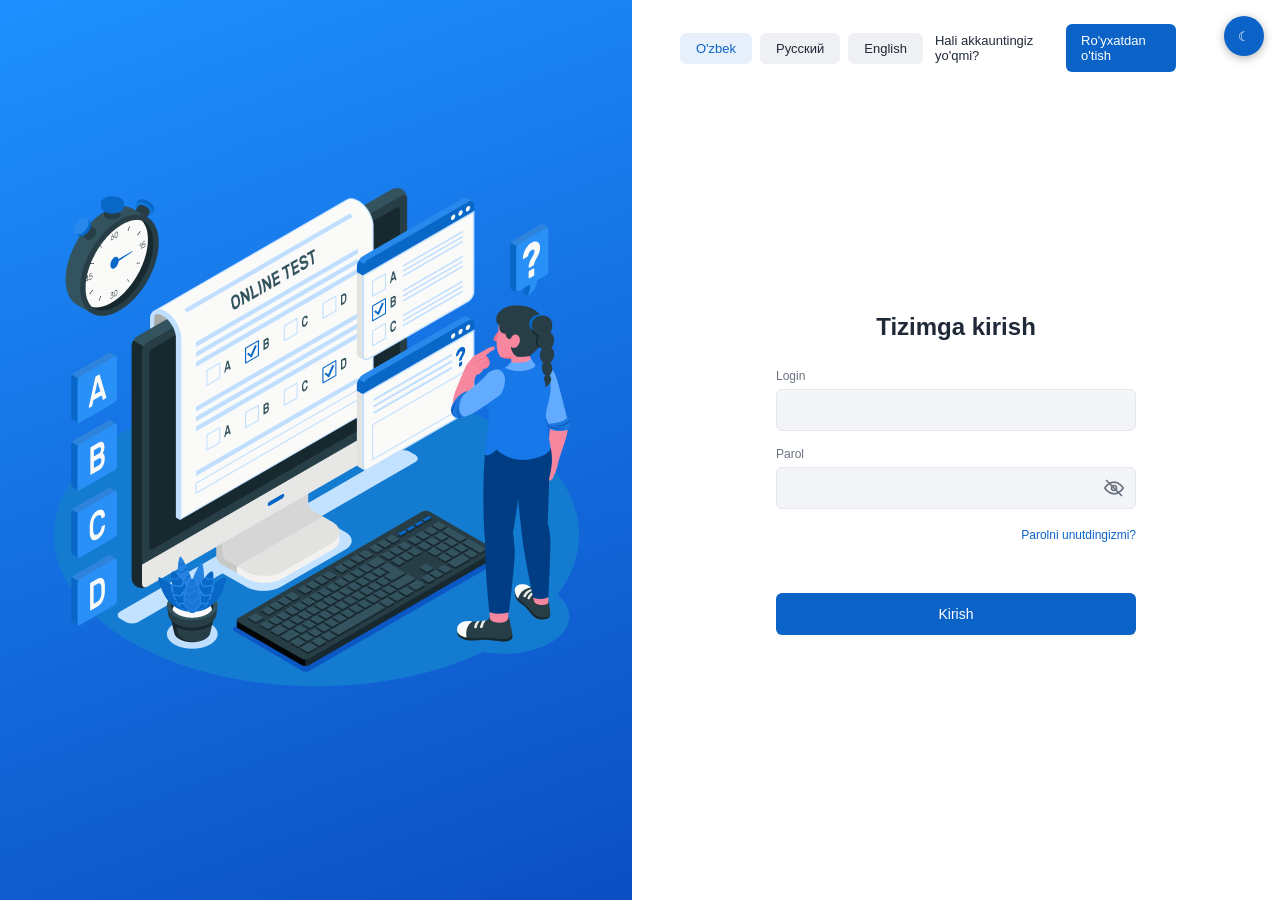
<file: src/main/resources/static/index.html>
<!DOCTYPE html>
<html lang="uz">
<head>
    <meta charset="UTF-8">
    <meta name="viewport" content="width=device-width, initial-scale=1.0">
    <title data-i18n="loginTitle">Tizimga kirish</title>
    <link rel="stylesheet" href="css/style.css">
    <script src="js/theme.js"></script>
</head>
<body>
<div class="auth-page">
    <div class="auth-left">
        <img src="img/auth-illustration.png" alt="">
    </div>

    <div class="auth-right">
        <div class="auth-top">
            <div class="lang-tabs" id="langTabs"></div>
            <span data-i18n="noAccount">Hali akkauntingiz yo'qmi?</span>
            <a href="register.html" class="btn btn-primary btn-small" data-i18n="register">Ro'yxatdan o'tish</a>
        </div>

        <div class="auth-form-wrap">
            <form class="auth-form" id="loginForm">
                <h1 data-i18n="loginTitle">Tizimga kirish</h1>

                <div class="field">
                    <label for="login" data-i18n="login">Login</label>
                    <input type="text" id="login" autocomplete="username">
                </div>

                <div class="field">
                    <label for="password" data-i18n="password">Parol</label>
                    <div class="password-wrap">
                        <input type="password" id="password" autocomplete="current-password">
                        <button type="button" class="eye" id="togglePassword">
                            <svg class="icon-on" viewBox="0 0 24 24">
                                <path d="M1 12s4-7 11-7 11 7 11 7-4 7-11 7S1 12 1 12z"/>
                                <circle cx="12" cy="12" r="3"/>
                            </svg>
                            <svg class="icon-off" viewBox="0 0 24 24">
                                <path d="M1 12s4-7 11-7 11 7 11 7-4 7-11 7S1 12 1 12z"/>
                                <circle cx="12" cy="12" r="3"/>
                                <line x1="3" y1="3" x2="21" y2="21"/>
                            </svg>
                        </button>
                    </div>
                </div>

                <div class="row-right">
                    <a href="forgot.html" class="link" data-i18n="forgotLink">Parolni unutdingizmi?</a>
                </div>

                <div class="error-text" id="error"></div>

                <button type="submit" class="btn btn-primary btn-block" id="submitBtn" data-i18n="signIn">Kirish</button>
            </form>
        </div>
    </div>
</div>

<script src="js/api.js"></script>
<script src="js/i18n.js"></script>
<script src="js/login.js"></script>
</body>
</html>
</file>
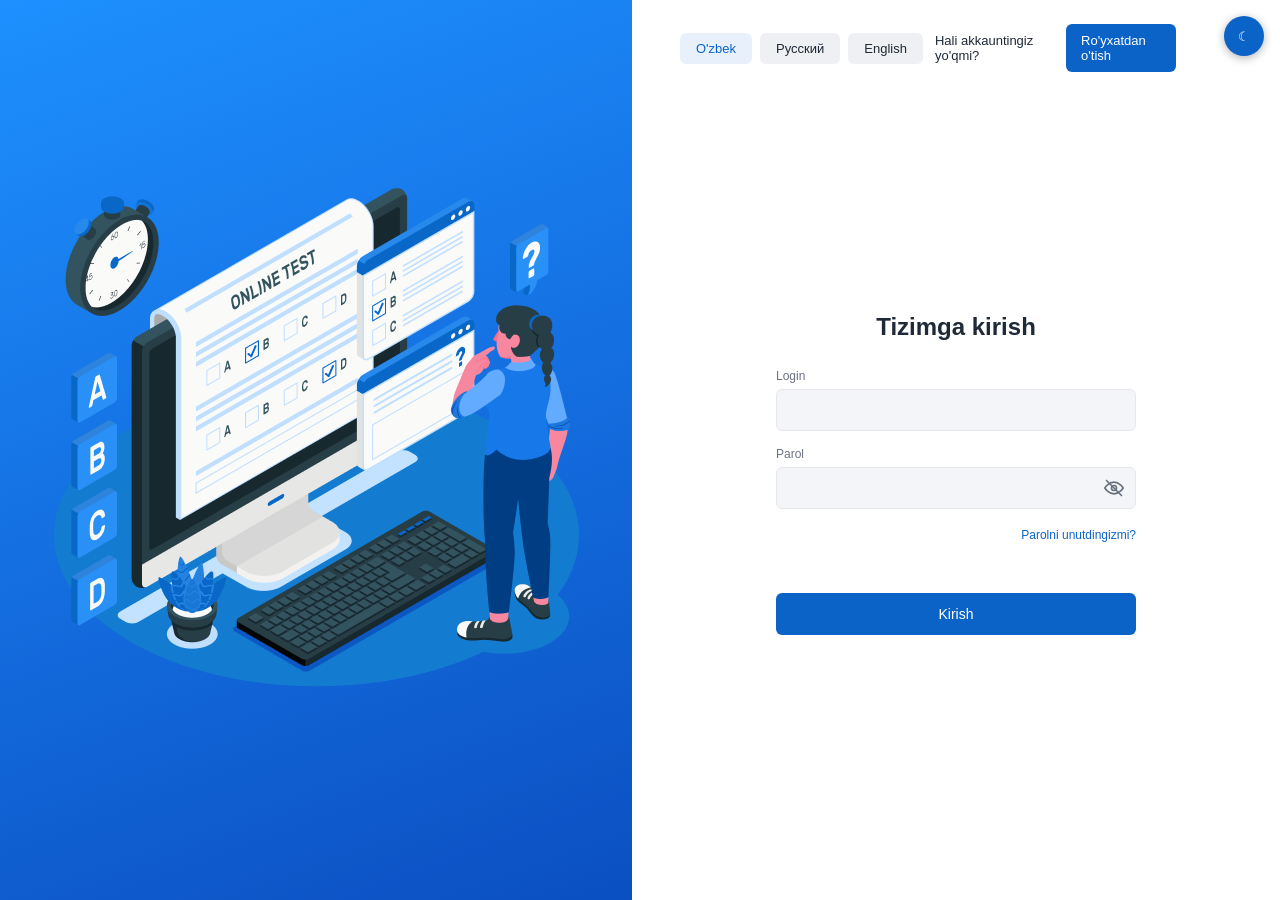
<file: src/main/resources/static/admin-categories.html>
<!DOCTYPE html>
<html lang="uz">
<head>
    <meta charset="UTF-8">
    <meta name="viewport" content="width=device-width, initial-scale=1.0">
    <title>Kategoriyalar</title>
    <link rel="stylesheet" href="css/style.css">
    <script src="js/theme.js"></script>
</head>
<body>
<div class="app">
    <aside class="sidebar" id="sidebar"></aside>

    <main class="content">
        <h1 class="page-title">Kategoriyalar</h1>

        <form class="panel" id="categoryForm">
            <h3 id="formTitle">Yangi kategoriya qo'shish</h3>
            <div class="profile-grid">
                <div class="field">
                    <label for="nameUz">Nomi (O'zbek)</label>
                    <input type="text" id="nameUz">
                </div>
                <div class="field">
                    <label for="nameRu">Nomi (Русский)</label>
                    <input type="text" id="nameRu">
                </div>
                <div class="field">
                    <label for="nameEn">Nomi (English)</label>
                    <input type="text" id="nameEn">
                </div>
            </div>

            <div class="error-text" id="error"></div>
            <div class="success-text" id="success"></div>

            <div class="profile-actions">
                <button type="submit" class="btn btn-primary" id="saveBtn">Saqlash</button>
                <button type="button" class="btn btn-outline hidden" id="cancelBtn">Bekor qilish</button>
            </div>
        </form>

        <div class="table-wrap">
            <table class="results-table">
                <thead>
                <tr>
                    <th>ID</th>
                    <th>Nomi (uz)</th>
                    <th>Nomi (ru)</th>
                    <th>Nomi (en)</th>
                    <th>Testlar soni</th>
                    <th></th>
                </tr>
                </thead>
                <tbody id="rows"></tbody>
            </table>
        </div>
    </main>
</div>

<script src="js/api.js"></script>
<script src="js/admin-layout.js"></script>
<script src="js/admin-categories.js"></script>
</body>
</html>
</file>
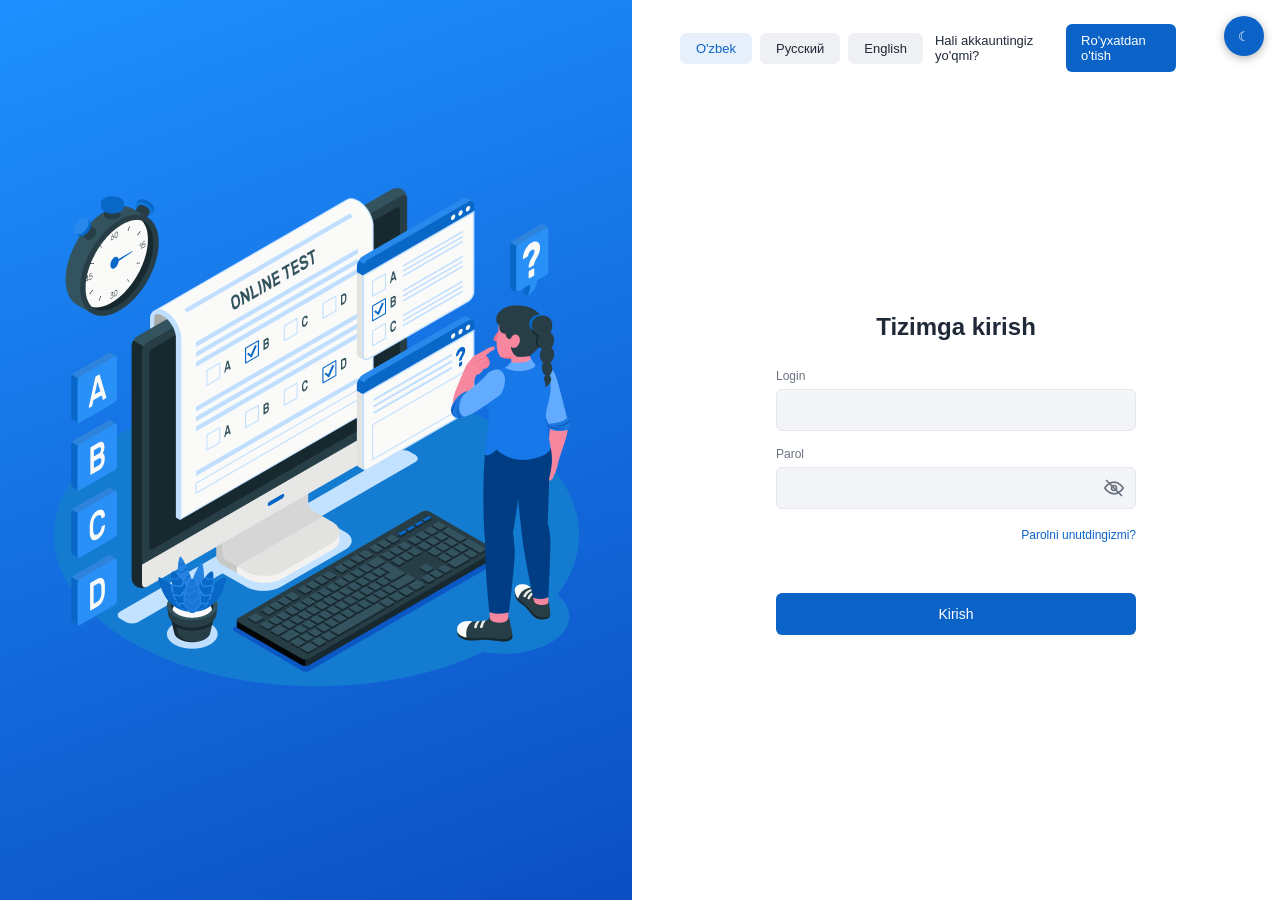
<file: src/main/resources/static/admin-questions.html>
<!DOCTYPE html>
<html lang="uz">
<head>
    <meta charset="UTF-8">
    <meta name="viewport" content="width=device-width, initial-scale=1.0">
    <title>Savollar</title>
    <link rel="stylesheet" href="css/style.css">
    <script src="js/theme.js"></script>
</head>
<body>
<div class="app">
    <aside class="sidebar" id="sidebar"></aside>

    <main class="content">
        <h1 class="page-title">Savollar</h1>

        <div class="toolbar">
            <div class="field">
                <label for="subjectSelect">Fan</label>
                <select id="subjectSelect"></select>
            </div>
            <div class="field">
                <label for="langSelect">Til</label>
                <select id="langSelect">
                    <option value="uz">O'zbek</option>
                    <option value="ru">Русский</option>
                    <option value="en">English</option>
                </select>
            </div>
            <button type="button" class="btn btn-primary" id="newBtn">+ Savol qo'shish</button>
        </div>

        <div class="error-text" id="error"></div>
        <div class="success-text" id="success"></div>

        <form class="panel hidden" id="questionForm">
            <h3 id="formTitle">Yangi savol</h3>

            <div class="field">
                <label for="text">Savol matni</label>
                <textarea id="text"></textarea>
            </div>

            <div class="field">
                <label for="imageUrl">Rasm manzili (ixtiyoriy)</label>
                <input type="text" id="imageUrl">
            </div>

            <p class="hint" style="text-align:left;margin:0 0 10px;">
                Variantlarni yozing va to'g'ri javobni belgilang
            </p>
            <div id="optionRows"></div>

            <div class="error-text" id="formError"></div>

            <div class="profile-actions">
                <button type="submit" class="btn btn-primary" id="saveBtn">Saqlash</button>
                <button type="button" class="btn btn-outline" id="cancelBtn">Bekor qilish</button>
            </div>
        </form>

        <div id="list"></div>
        <p class="empty-text hidden" id="empty">Bu fan va tilda savollar yo'q</p>
    </main>
</div>

<script src="js/api.js"></script>
<script src="js/admin-layout.js"></script>
<script src="js/admin-questions.js"></script>
</body>
</html>
</file>
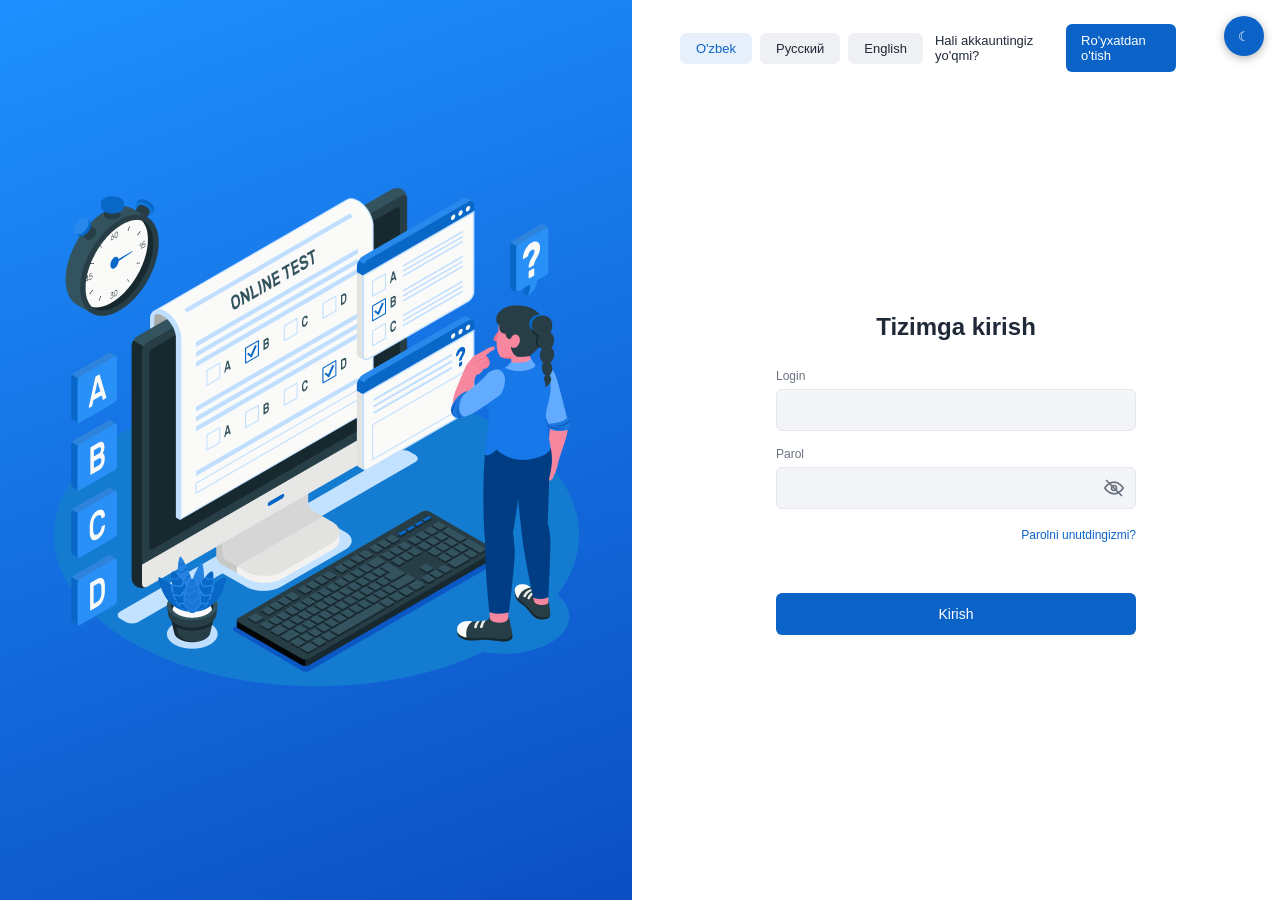
<file: src/main/resources/static/admin-subjects.html>
<!DOCTYPE html>
<html lang="uz">
<head>
    <meta charset="UTF-8">
    <meta name="viewport" content="width=device-width, initial-scale=1.0">
    <title>Fanlar</title>
    <link rel="stylesheet" href="css/style.css">
    <script src="js/theme.js"></script>
</head>
<body>
<div class="app">
    <aside class="sidebar" id="sidebar"></aside>

    <main class="content">
        <h1 class="page-title">Fanlar</h1>

        <form class="panel" id="subjectForm">
            <h3 id="formTitle">Yangi fan qo'shish</h3>
            <div class="profile-grid">
                <div class="field">
                    <label for="nameUz">Nomi (O'zbek)</label>
                    <input type="text" id="nameUz">
                </div>
                <div class="field">
                    <label for="nameRu">Nomi (Русский)</label>
                    <input type="text" id="nameRu">
                </div>
                <div class="field">
                    <label for="nameEn">Nomi (English)</label>
                    <input type="text" id="nameEn">
                </div>
                <div class="field">
                    <label for="durationMinutes">Test vaqti (daqiqa)</label>
                    <input type="number" id="durationMinutes" min="1">
                </div>
                <div class="field">
                    <label for="questionCount">Testdagi savollar soni</label>
                    <input type="number" id="questionCount" min="1">
                </div>
                <div class="field">
                    <label for="passPercent">O'tish foizi (%)</label>
                    <input type="number" id="passPercent" min="1" max="100">
                </div>
                <div class="field">
                    <label for="categoryId">Kategoriya</label>
                    <select id="categoryId">
                        <option value="">Kategoriyasiz</option>
                    </select>
                </div>

            </div>

            <div class="error-text" id="error"></div>
            <div class="success-text" id="success"></div>

            <div class="profile-actions">
                <button type="submit" class="btn btn-primary" id="saveBtn">Saqlash</button>
                <button type="button" class="btn btn-outline hidden" id="cancelBtn">Bekor qilish</button>
            </div>
        </form>

        <div class="table-wrap">
            <table class="results-table">
                <thead>
                <tr>
                    <th>ID</th>
                    <th>Nomi (uz)</th>
                    <th>Kategoriya</th>
                    <th>Vaqt</th>
                    <th>Savollar</th>
                    <th>O'tish foizi</th>
                    <th></th>
                </tr>
                </thead>
                <tbody id="rows"></tbody>
            </table>
        </div>
    </main>
</div>

<script src="js/api.js"></script>
<script src="js/admin-layout.js"></script>
<script src="js/admin-subjects.js"></script>
</body>
</html>
</file>
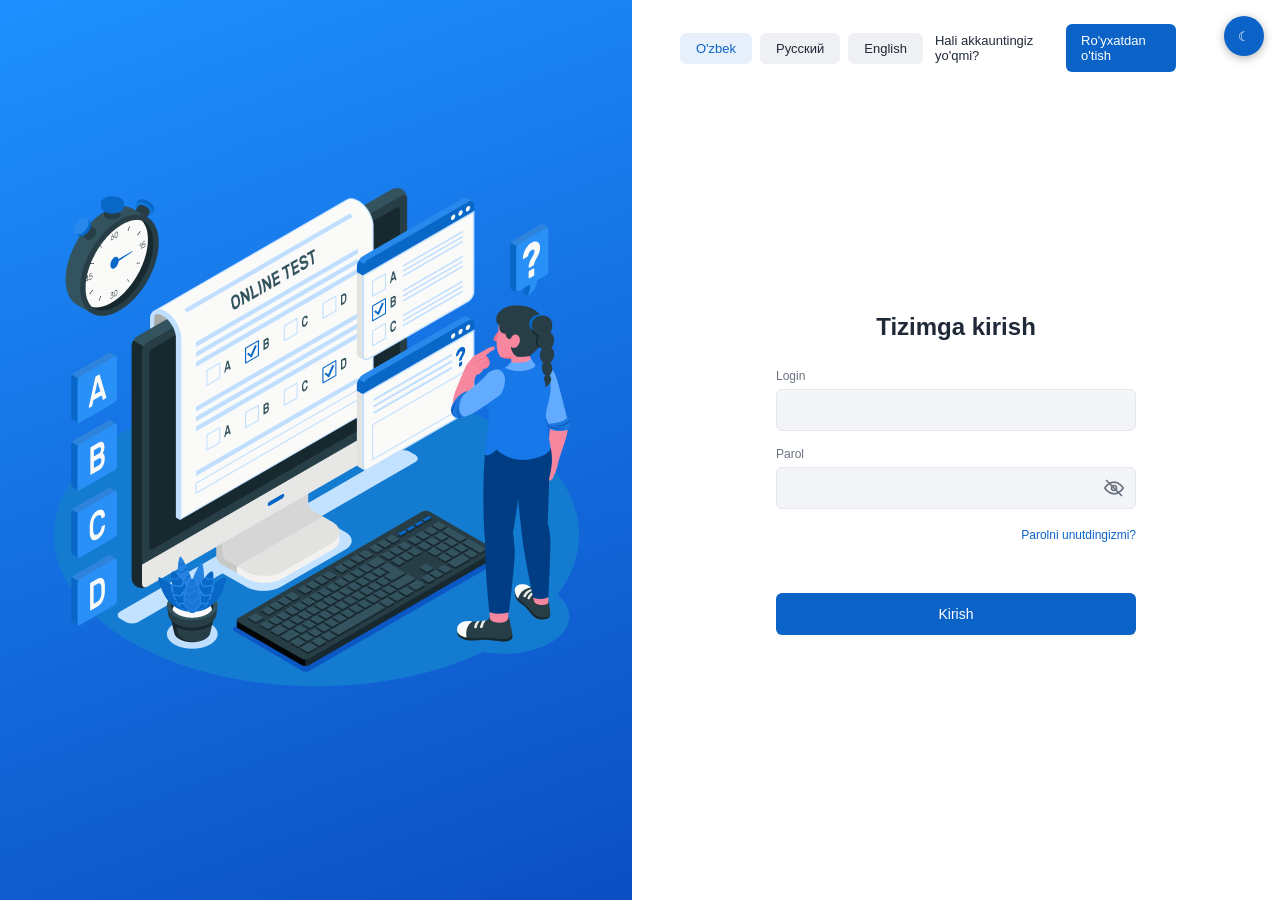
<file: src/main/resources/static/admin.html>
<!DOCTYPE html>
<html lang="uz">
<head>
    <meta charset="UTF-8">
    <meta name="viewport" content="width=device-width, initial-scale=1.0">
    <title>Natijalar</title>
    <link rel="stylesheet" href="css/style.css">
    <script src="js/theme.js"></script>
</head>
<body>
<div class="app">
    <aside class="sidebar" id="sidebar"></aside>

    <main class="content">
        <h1 class="page-title">Foydalanuvchilar natijalari</h1>

        <div class="toolbar">
            <div class="field">
                <label for="subjectFilter">Fan</label>
                <select id="subjectFilter">
                    <option value="">Barchasi</option>
                </select>
            </div>
            <div class="field">
                <label for="passedFilter">Holat</label>
                <select id="passedFilter">
                    <option value="">Barchasi</option>
                    <option value="true">Topshirgan</option>
                    <option value="false">Topshirmagan</option>
                </select>
            </div>
        </div>

        <div class="error-text" id="error"></div>

        <div class="table-wrap">
            <table class="results-table">
                <thead>
                <tr>
                    <th>F.I.O.</th>
                    <th>Telefon</th>
                    <th>Fan</th>
                    <th>Til</th>
                    <th>Turi</th>
                    <th>To'g'ri</th>
                    <th>Natija</th>
                    <th>Sana</th>
                </tr>
                </thead>
                <tbody id="rows"></tbody>
            </table>
        </div>
        <p class="empty-text hidden" id="empty">Natijalar topilmadi</p>
    </main>
</div>

<script src="js/api.js"></script>
<script src="js/admin-layout.js"></script>
<script src="js/admin.js"></script>
</body>
</html>
</file>
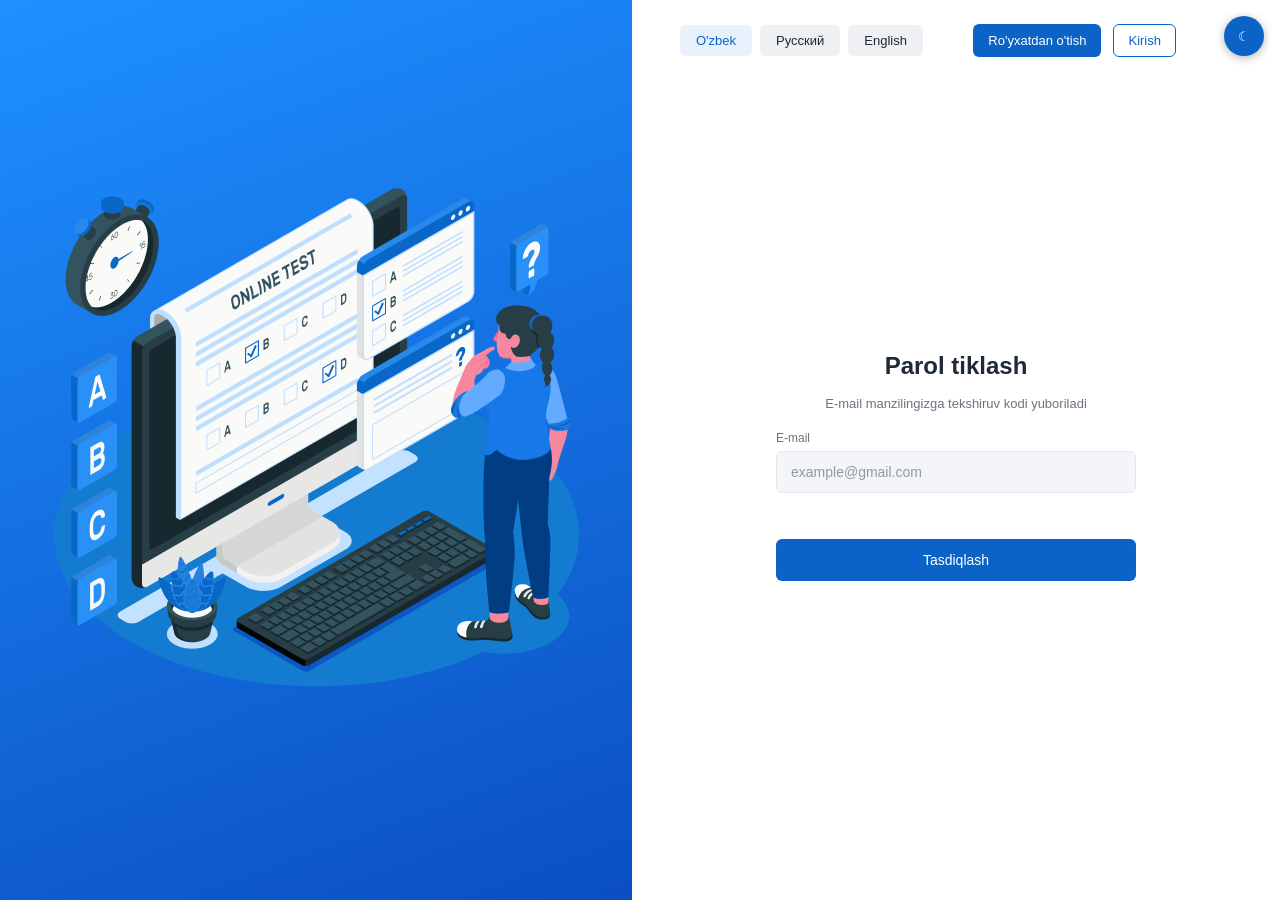
<file: src/main/resources/static/forgot.html>
<!DOCTYPE html>
<html lang="uz">
<head>
    <meta charset="UTF-8">
    <meta name="viewport" content="width=device-width, initial-scale=1.0">
    <title data-i18n="forgotTitle">Parol tiklash</title>
    <link rel="stylesheet" href="css/style.css">
    <script src="js/theme.js"></script>
</head>
<body>
<div class="auth-page">
    <div class="auth-left">
        <img src="img/auth-illustration.png" alt="">
    </div>

    <div class="auth-right">
        <div class="auth-top">
            <div class="lang-tabs" id="langTabs"></div>
            <a href="register.html" class="btn btn-primary btn-small" data-i18n="register">Ro'yxatdan o'tish</a>
            <a href="index.html" class="btn btn-outline btn-small" data-i18n="signIn">Kirish</a>
        </div>

        <div class="auth-form-wrap">

            <!-- 1-bosqich: email -->
            <form class="auth-form" id="step1">
                <h1 data-i18n="forgotTitle">Parol tiklash</h1>
                <p class="hint" data-i18n="forgotHint">E-mail manzilingizga tekshiruv kodi yuboriladi</p>

                <div class="field">
                    <label for="email" data-i18n="email">E-mail</label>
                    <input type="email" id="email" placeholder="example@gmail.com">
                </div>

                <div class="error-text" id="error1"></div>
                <button type="submit" class="btn btn-primary btn-block" id="submit1" data-i18n="confirmBtn">Tasdiqlash</button>
            </form>

            <!-- 2-bosqich: kod -->
            <form class="auth-form hidden" id="step2">
                <h1 data-i18n="forgotTitle">Parol tiklash</h1>
                <p class="hint" id="phoneHint"></p>

                <div class="field">
                    <label for="code" data-i18n="codeLabel">Tasdiqlash kodi</label>
                    <input type="text" id="code" maxlength="6" inputmode="numeric" autocomplete="one-time-code">
                </div>

                <div class="error-text" id="error2"></div>

                <div class="btn-row">
                    <button type="button" class="btn btn-gray" id="resendBtn" disabled>Qayta yuborish</button>
                    <button type="submit" class="btn btn-primary" id="submit2" data-i18n="signIn">Kirish</button>
                </div>
            </form>

            <!-- 3-bosqich: yangi parol -->
            <form class="auth-form hidden" id="step3">
                <h1 data-i18n="forgotTitle">Parol tiklash</h1>

                <div class="field">
                    <label for="newPassword" data-i18n="newPassword">Yangi parol kiriting</label>
                    <div class="password-wrap">
                        <input type="password" id="newPassword" autocomplete="new-password">
                        <button type="button" class="eye" data-target="newPassword">
                            <svg class="icon-on" viewBox="0 0 24 24">
                                <path d="M1 12s4-7 11-7 11 7 11 7-4 7-11 7S1 12 1 12z"/>
                                <circle cx="12" cy="12" r="3"/>
                            </svg>
                            <svg class="icon-off" viewBox="0 0 24 24">
                                <path d="M1 12s4-7 11-7 11 7 11 7-4 7-11 7S1 12 1 12z"/>
                                <circle cx="12" cy="12" r="3"/>
                                <line x1="3" y1="3" x2="21" y2="21"/>
                            </svg>
                        </button>
                    </div>
                </div>

                <div class="field">
                    <label for="confirmPassword" data-i18n="newPasswordRepeat">Yangi parolni takrorlang</label>
                    <div class="password-wrap">
                        <input type="password" id="confirmPassword" autocomplete="new-password">
                        <button type="button" class="eye" data-target="confirmPassword">
                            <svg class="icon-on" viewBox="0 0 24 24">
                                <path d="M1 12s4-7 11-7 11 7 11 7-4 7-11 7S1 12 1 12z"/>
                                <circle cx="12" cy="12" r="3"/>
                            </svg>
                            <svg class="icon-off" viewBox="0 0 24 24">
                                <path d="M1 12s4-7 11-7 11 7 11 7-4 7-11 7S1 12 1 12z"/>
                                <circle cx="12" cy="12" r="3"/>
                                <line x1="3" y1="3" x2="21" y2="21"/>
                            </svg>
                        </button>
                    </div>
                </div>

                <div class="error-text" id="error3"></div>
                <button type="submit" class="btn btn-primary btn-block" id="submit3" data-i18n="signIn">Kirish</button>
            </form>

        </div>
    </div>
</div>

<script src="js/api.js"></script>
<script src="js/i18n.js"></script>
<script src="js/forgot.js"></script>
</body>
</html>
</file>
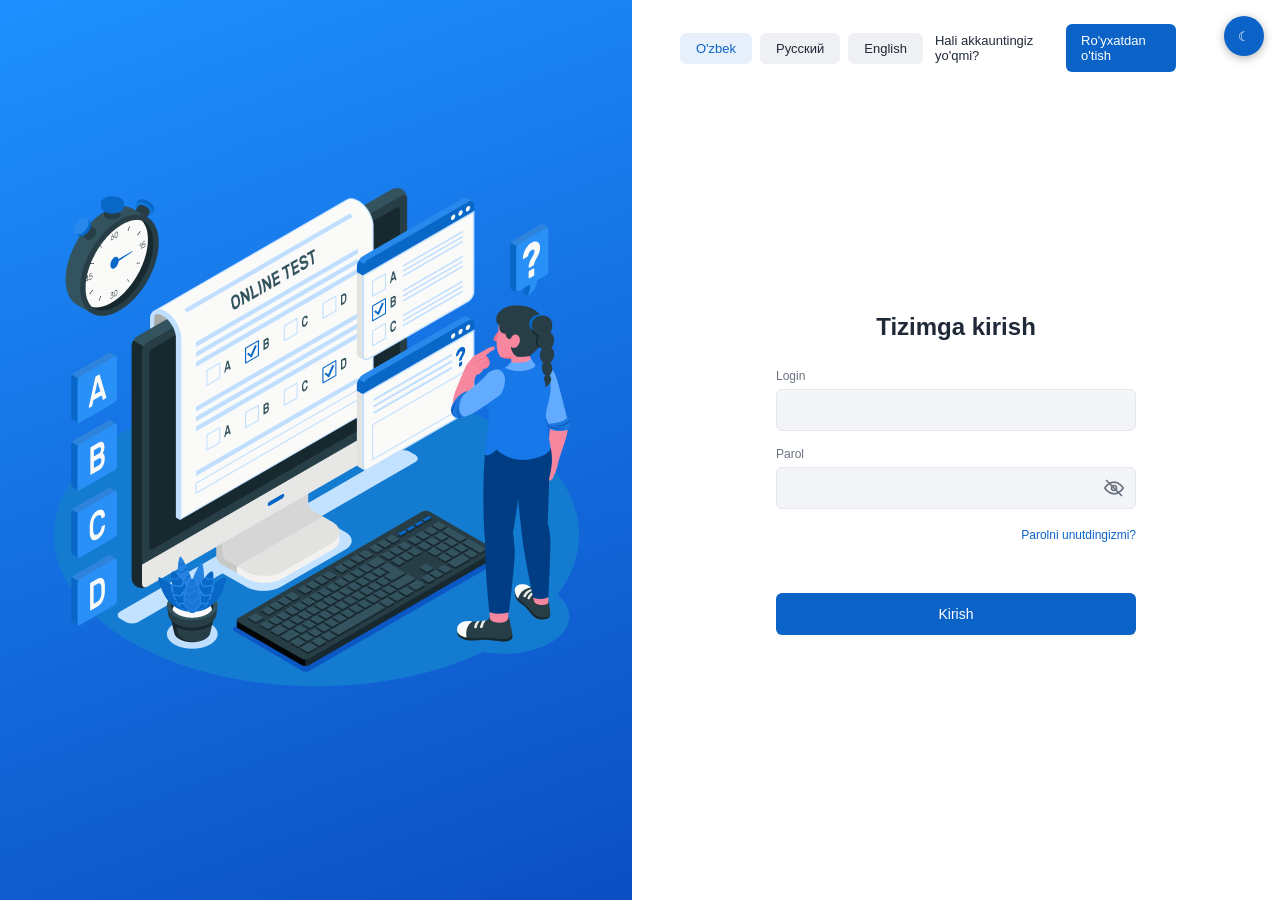
<file: src/main/resources/static/profile.html>
<!DOCTYPE html>
<html lang="uz">
<head>
    <meta charset="UTF-8">
    <meta name="viewport" content="width=device-width, initial-scale=1.0">
    <title data-i18n="menuProfile">Profil</title>
    <link rel="stylesheet" href="css/style.css">
    <script src="js/theme.js"></script>
</head>
<body>
<div class="app">
    <aside class="sidebar" id="sidebar"></aside>

    <main class="content">
        <div class="lang-tabs" id="langTabs"></div>

        <div class="profile-box">
            <img class="profile-avatar" id="avatar" alt="">

            <div class="avatar-actions">
                <input type="file" id="avatarInput" accept="image/png, image/jpeg, image/webp" class="hidden">
                <button type="button" class="btn btn-outline btn-small hidden" id="avatarBtn" data-i18n="changePhoto">Rasmni almashtirish</button>
            </div>

            <form id="profileForm">
                <div class="profile-grid">
                    <div class="field">
                        <label for="firstName" data-i18n="firstName">Ism</label>
                        <input type="text" id="firstName" disabled>
                    </div>
                    <div class="field">
                        <label for="email" data-i18n="email">E-mail</label>
                        <input type="text" id="email" disabled>
                    </div>
                    <div class="field">
                        <label for="login" data-i18n="login">Login</label>
                        <input type="text" id="login" disabled>
                    </div>

                </div>

                <div class="error-text" id="error"></div>
                <div class="success-text" id="success"></div>

                <div class="profile-actions">
                    <button type="button" class="btn btn-primary" id="editBtn" data-i18n="edit">Tahrirlash</button>
                    <button type="submit" class="btn btn-primary hidden" id="saveBtn" data-i18n="save">Saqlash</button>
                    <button type="button" class="btn btn-outline hidden" id="cancelBtn" data-i18n="cancel">Bekor qilish</button>
                </div>
            </form>
        </div>
    </main>
</div>

<script src="js/api.js"></script>
<script src="js/i18n.js"></script>
<script src="js/layout.js"></script>
<script src="js/profile.js"></script>
</body>
</html>
</file>
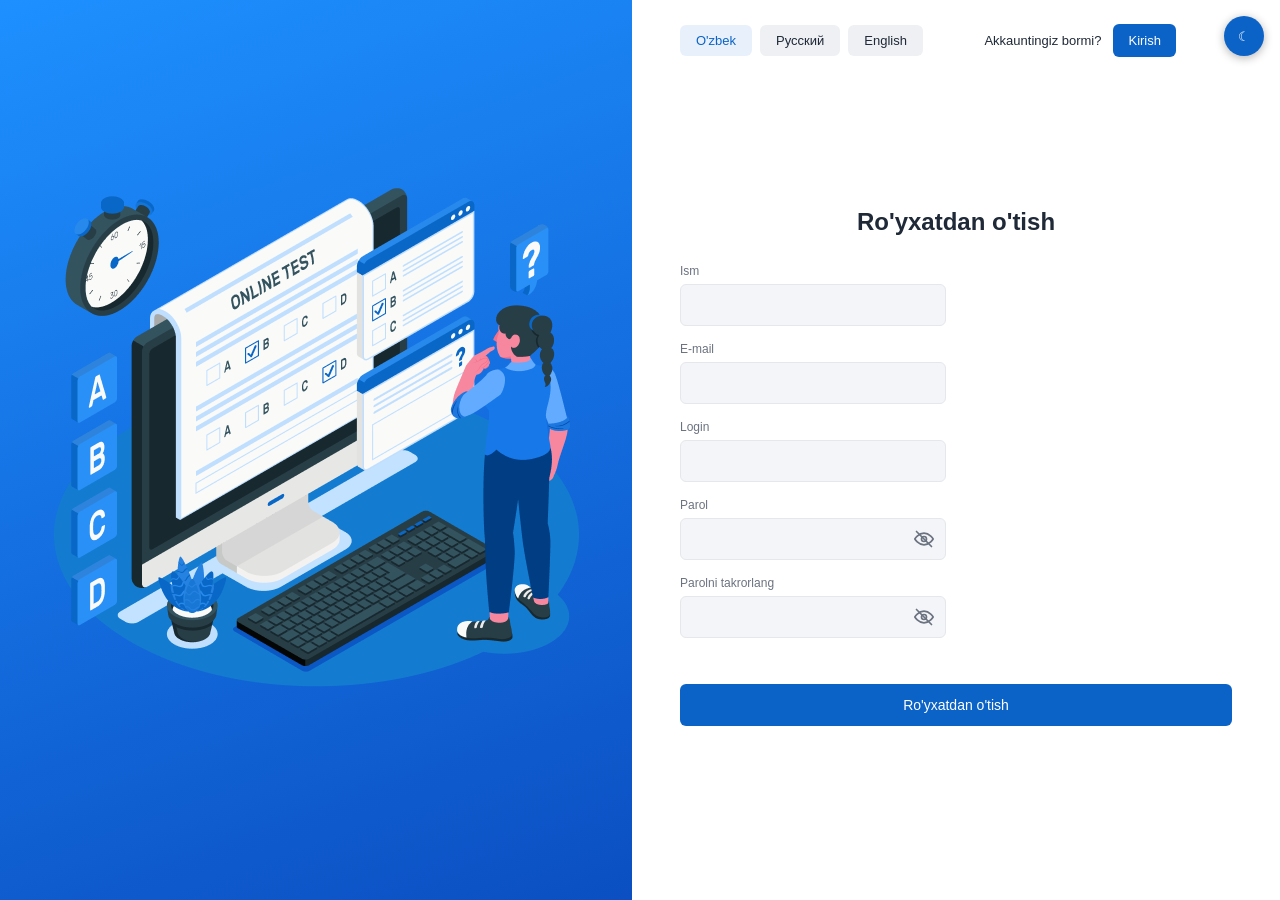
<file: src/main/resources/static/register.html>
<!DOCTYPE html>
<html lang="uz">
<head>
    <meta charset="UTF-8">
    <meta name="viewport" content="width=device-width, initial-scale=1.0">
    <title data-i18n="register">Ro'yxatdan o'tish</title>
    <link rel="stylesheet" href="css/style.css">
    <script src="js/theme.js"></script>
</head>
<body>
<div class="auth-page">
    <div class="auth-left">
        <img src="img/auth-illustration.png" alt="">
    </div>

    <div class="auth-right">
        <div class="auth-top">
            <div class="lang-tabs" id="langTabs"></div>
            <span data-i18n="haveAccount">Akkauntingiz bormi?</span>
            <a href="index.html" class="btn btn-primary btn-small" data-i18n="signIn">Kirish</a>
        </div>

        <div class="auth-form-wrap">

            <!-- 1-bosqich -->
            <form class="auth-form wide" id="step1">
                <h1 data-i18n="register">Ro'yxatdan o'tish</h1>

                <div class="form-grid">
                    <div class="col">
                        <div class="field">
                            <label for="firstName" data-i18n="firstName">Ism</label>
                            <input type="text" id="firstName">
                        </div>


                    <div class="col">
                        <div class="field">
                            <label for="email" data-i18n="email">E-mail</label>
                            <input type="email" id="email">
                        </div>
                        <div class="field">
                            <label for="login" data-i18n="login">Login</label>
                            <input type="text" id="login" autocomplete="username">
                        </div>

                        <div class="field">
                            <label for="password" data-i18n="password">Parol</label>
                            <div class="password-wrap">
                                <input type="password" id="password" autocomplete="new-password">
                                <button type="button" class="eye" data-target="password">
                                    <svg class="icon-on" viewBox="0 0 24 24">
                                        <path d="M1 12s4-7 11-7 11 7 11 7-4 7-11 7S1 12 1 12z"/>
                                        <circle cx="12" cy="12" r="3"/>
                                    </svg>
                                    <svg class="icon-off" viewBox="0 0 24 24">
                                        <path d="M1 12s4-7 11-7 11 7 11 7-4 7-11 7S1 12 1 12z"/>
                                        <circle cx="12" cy="12" r="3"/>
                                        <line x1="3" y1="3" x2="21" y2="21"/>
                                    </svg>
                                </button>
                            </div>
                        </div>
                    </div>

                        <div class="field">
                            <label for="confirmPassword" data-i18n="confirmPassword">Parolni takrorlang</label>
                            <div class="password-wrap">
                                <input type="password" id="confirmPassword" autocomplete="new-password">
                                <button type="button" class="eye" data-target="confirmPassword">
                                    <svg class="icon-on" viewBox="0 0 24 24">
                                        <path d="M1 12s4-7 11-7 11 7 11 7-4 7-11 7S1 12 1 12z"/>
                                        <circle cx="12" cy="12" r="3"/>
                                    </svg>
                                    <svg class="icon-off" viewBox="0 0 24 24">
                                        <path d="M1 12s4-7 11-7 11 7 11 7-4 7-11 7S1 12 1 12z"/>
                                        <circle cx="12" cy="12" r="3"/>
                                        <line x1="3" y1="3" x2="21" y2="21"/>
                                    </svg>
                                </button>
                            </div>
                        </div>
                    </div>
                </div>

                <div class="error-text" id="error1"></div>
                <button type="submit" class="btn btn-primary btn-block" id="submit1" data-i18n="register">Ro'yxatdan o'tish</button>
            </form>

            <!-- 2-bosqich: kod -->
            <form class="auth-form hidden" id="step2">
                <h1 data-i18n="register">Ro'yxatdan o'tish</h1>
                <p class="hint" id="phoneHint"></p>

                <div class="field">
                    <label for="code" data-i18n="codeLabel">Tasdiqlash kodi</label>
                    <input type="text" id="code" maxlength="6" inputmode="numeric" autocomplete="one-time-code">
                </div>

                <div class="error-text" id="error2"></div>

                <div class="btn-row">
                    <button type="button" class="btn btn-gray" id="resendBtn" disabled>Qayta yuborish</button>
                    <button type="submit" class="btn btn-primary" id="submit2" data-i18n="register">Ro'yxatdan o'tish</button>
                </div>
            </form>

        </div>
    </div>
</div>

<script src="js/api.js"></script>
<script src="js/i18n.js"></script>
<script src="js/register.js"></script>
</body>
</html>
</file>
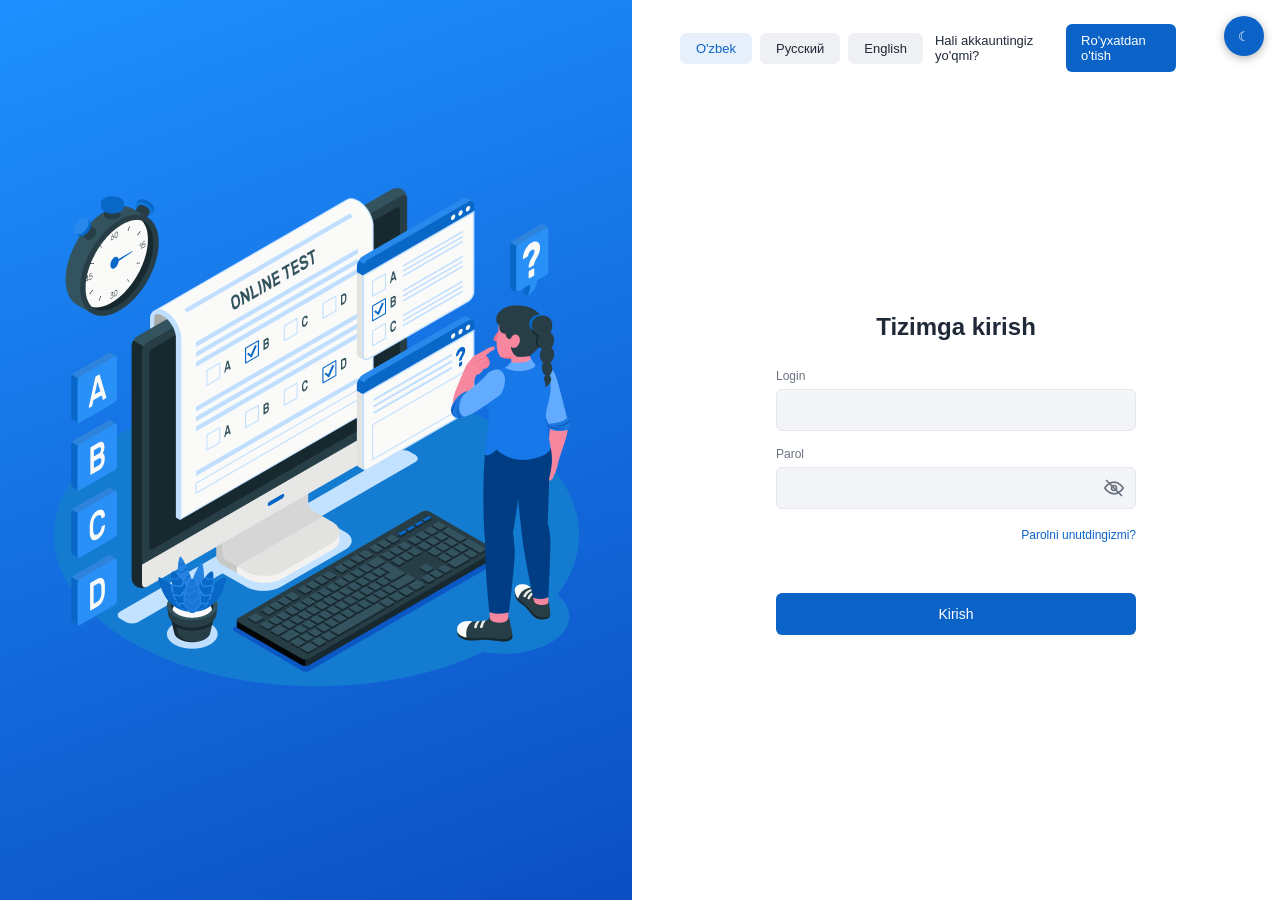
<file: src/main/resources/static/result.html>
<!DOCTYPE html>
<html lang="uz">
<head>
    <meta charset="UTF-8">
    <meta name="viewport" content="width=device-width, initial-scale=1.0">
    <title data-i18n="resultTitle">Natija</title>
    <link rel="stylesheet" href="css/style.css">
    <script src="js/theme.js"></script>
</head>
<body>
<div class="result-page">
    <div class="error-text" id="error"></div>

    <div id="resultBox" class="hidden">
        <div class="result-head" id="head">
            <div class="badge" id="badge"></div>
            <div>
                <div class="percent" id="percent"></div>
                <div class="status" id="status"></div>
            </div>
        </div>

        <div class="stats">
            <div class="stat">
                <div class="label" data-i18n="totalQ">Umumiy savollar soni</div>
                <div class="value" id="total"></div>
            </div>
            <div class="stat good">
                <div class="label" data-i18n="correctQ">To'g'ri javoblar soni</div>
                <div class="value" id="correct"></div>
            </div>
            <div class="stat bad">
                <div class="label" data-i18n="wrongQ">Noto'g'ri javoblar soni</div>
                <div class="value" id="wrong"></div>
            </div>
        </div>

        <div class="result-actions">
            <a class="btn btn-outline" id="reviewLink" href="#" data-i18n="viewAnswers">Javoblarni ko'rish</a>
            <button type="button" class="btn btn-primary" id="mainBtn"></button>
        </div>
        <div class="result-actions" style="margin-top:16px;">
            <a class="btn btn-outline" href="tests.html" data-i18n="backHome">Asosiy sahifaga qaytish</a>
        </div>
    </div>
</div>

<script src="js/api.js"></script>
<script src="js/i18n.js"></script>
<script src="js/layout.js"></script>
<script src="js/result.js"></script>
</body>
</html>
</file>
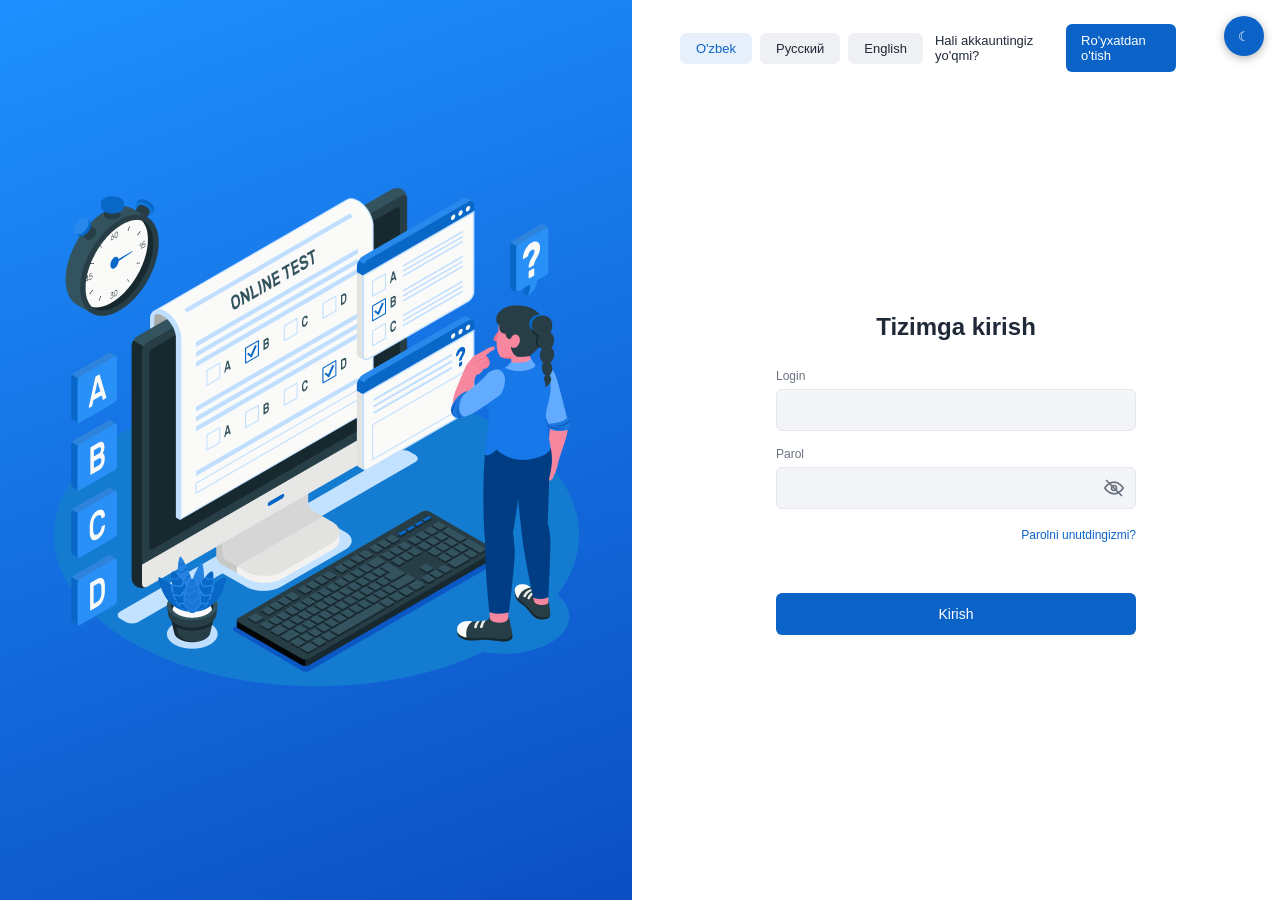
<file: src/main/resources/static/results.html>
<!DOCTYPE html>
<html lang="uz">
<head>
    <meta charset="UTF-8">
    <meta name="viewport" content="width=device-width, initial-scale=1.0">
    <title>Mening natijalarim</title>
    <link rel="stylesheet" href="css/style.css">
    <script src="js/theme.js"></script>
</head>
<body>
<div class="app">
    <aside class="sidebar" id="sidebar"></aside>

    <main class="content">
        <div class="lang-tabs" id="langTabs"></div>
        <div class="error-text" id="error"></div>

        <div class="table-wrap">
            <table class="results-table">
                <thead>
                <tr>
                    <th>Sana</th>
                    <th>Fan nomi</th>
                    <th>Turi</th>
                    <th>Natija</th>
                    <th>Javoblar</th>
                    <th>Sertifikat</th>
                </tr>
                </thead>
                <tbody id="rows"></tbody>
            </table>
        </div>
        <p class="empty-text hidden" id="empty">Hozircha topshirilgan testlar yo'q</p>
    </main>
</div>

<script src="js/api.js"></script>
<script src="js/i18n.js"></script>
<script src="js/layout.js"></script>
<script src="js/results.js"></script>
</body>
</html>
</file>
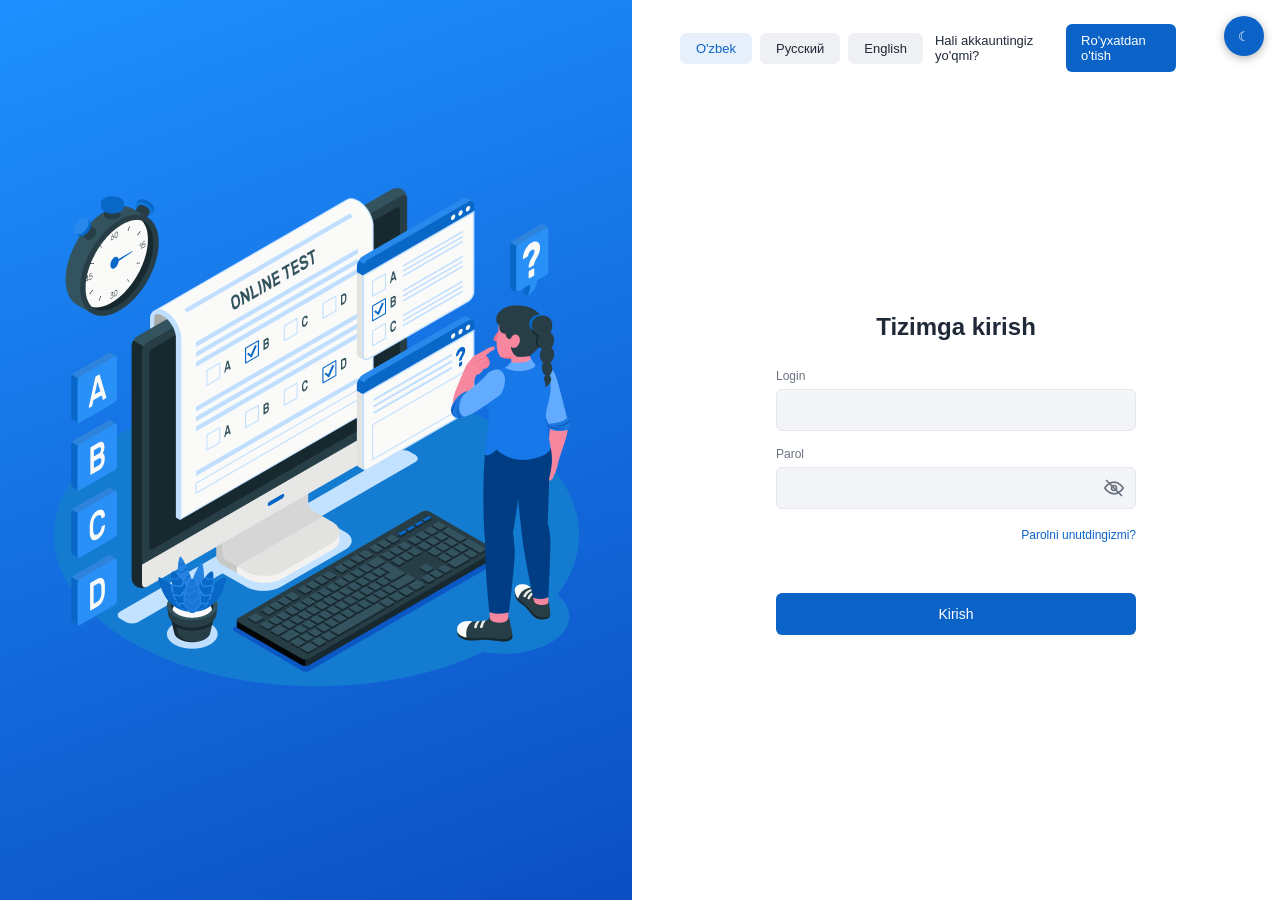
<file: src/main/resources/static/review.html>
<!DOCTYPE html>
<html lang="uz">
<head>
    <meta charset="UTF-8">
    <meta name="viewport" content="width=device-width, initial-scale=1.0">
    <title data-i18n="viewAnswers">Javoblarni ko'rish</title>
    <link rel="stylesheet" href="css/style.css">
    <script src="js/theme.js"></script>
</head>
<body>
<div class="test-page">

    <div class="test-top">
        <span class="lang-chip" id="subjectChip"></span>
        <span class="timer" id="percentChip"></span>
    </div>

    <div class="error-text" id="error"></div>
    <div class="q-nav" id="nav"></div>
    <div id="questionBox"></div>

    <div class="test-actions">
        <button type="button" class="btn btn-outline" id="prevBtn" data-i18n="prev">‹ Oldingisi</button>
        <button type="button" class="btn btn-primary" id="nextBtn" data-i18n="next">Keyingisi ›</button>
    </div>

    <div class="review-actions">
        <a class="btn btn-outline" id="backLink" href="#" data-i18n="backToResult">Natijaga qaytish</a>
        <a class="btn btn-outline" href="tests.html" data-i18n="backHome">Asosiy sahifaga qaytish</a>
        <button type="button" class="btn btn-primary hidden" id="certBtn" data-i18n="downloadCert">Sertifikatni yuklab olish</button>
    </div>

</div>

<script src="js/api.js"></script>
<script src="js/i18n.js"></script>
<script src="js/layout.js"></script>
<script src="js/review.js"></script>
</body>
</html>
</file>
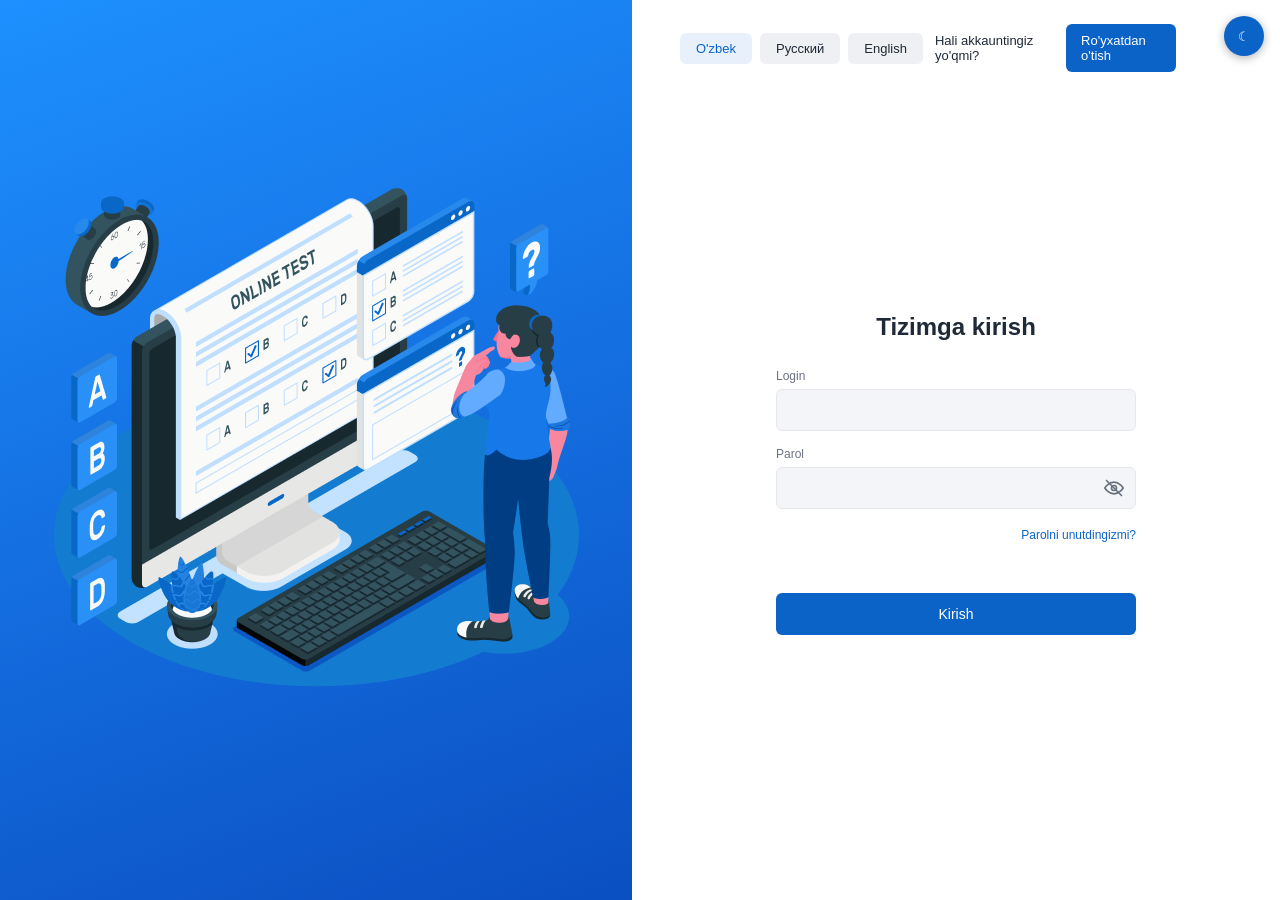
<file: src/main/resources/static/test.html>
<!DOCTYPE html>
<html lang="uz">
<head>
    <meta charset="UTF-8">
    <meta name="viewport" content="width=device-width, initial-scale=1.0">
    <title>Test</title>
    <link rel="stylesheet" href="css/style.css">
    <script src="js/theme.js"></script>
</head>
<body>
<div class="test-page">

    <div class="test-top">
        <span class="lang-chip" id="langChip"></span>
        <span class="timer" id="timer">--:--:--</span>
    </div>

    <div class="error-text" id="error"></div>

    <div class="q-nav" id="nav"></div>

    <div id="questionBox"></div>

    <div class="test-actions">
        <button type="button" class="btn btn-outline" id="prevBtn" data-i18n="prev">‹ Oldingisi</button>
        <button type="button" class="btn btn-primary" id="nextBtn" data-i18n="next">Keyingisi ›</button>
    </div>

    <div class="finish-wrap">
        <button type="button" class="btn btn-danger" id="finishBtn" data-i18n="finishTest">Testni yakunlash</button>
    </div>

</div>

<script src="js/api.js"></script>
<script src="js/i18n.js"></script>
<script src="js/layout.js"></script>
<script src="js/test.js"></script>
</body>
</html>
</file>
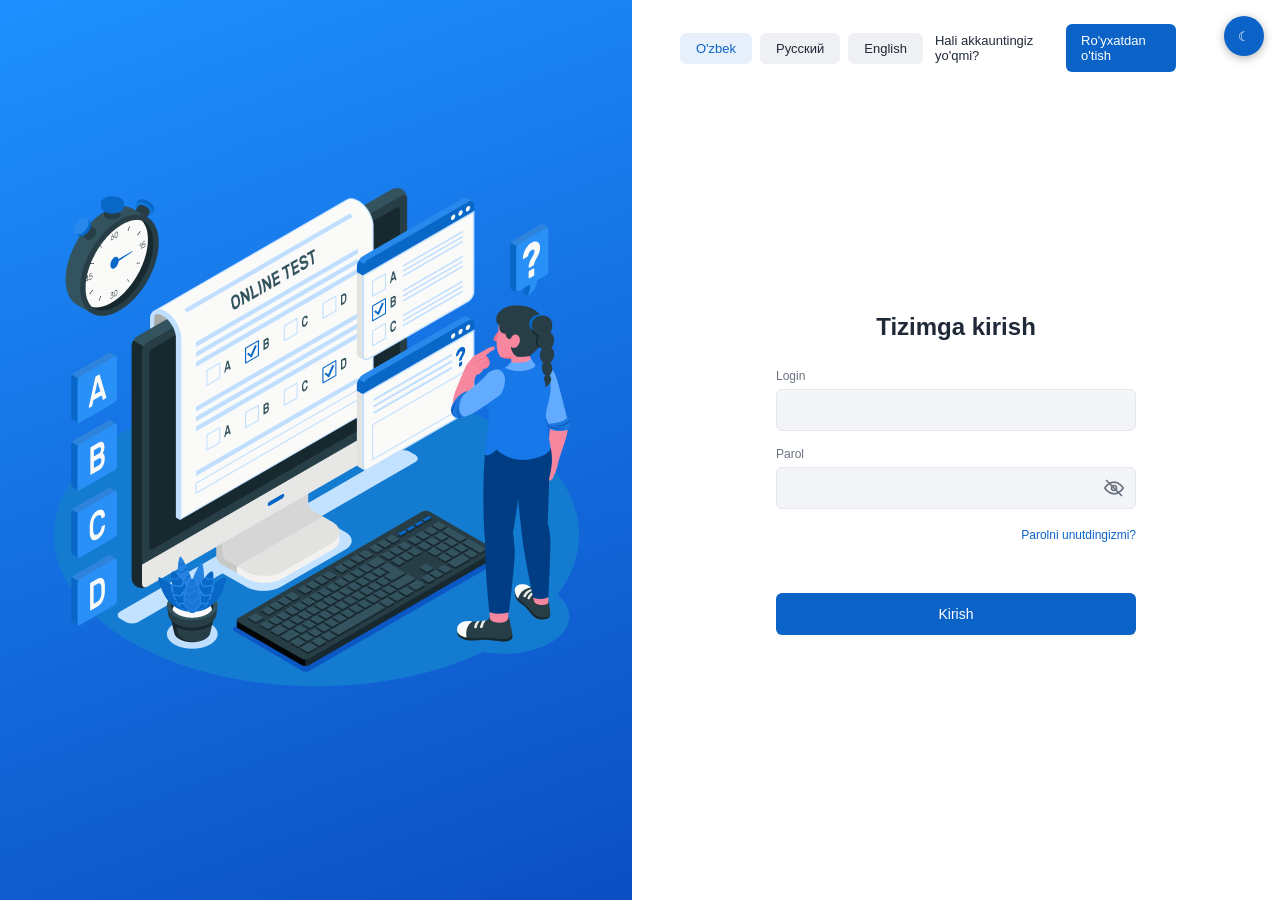
<file: src/main/resources/static/tests.html>
<!DOCTYPE html>
<html lang="uz">
<head>
    <meta charset="UTF-8">
    <meta name="viewport" content="width=device-width, initial-scale=1.0">
    <title data-i18n="menuTests">Test topshirish</title>
    <link rel="stylesheet" href="css/style.css">
    <script src="js/theme.js"></script>
</head>
<body>
<div class="app">
    <aside class="sidebar" id="sidebar"></aside>

    <main class="content">
        <div class="lang-tabs" id="langTabs"></div>
        <div class="field cat-filter" id="categoryFilter"></div>
        <div class="error-text" id="error"></div>
        <div class="cards" id="cards"></div>
    </main>
</div>

<script src="js/api.js"></script>
<script src="js/i18n.js"></script>
<script src="js/layout.js"></script>
<script src="js/tests.js"></script>
</body>
</html>
</file>
<file: src/main/resources/static/css/style.css>
:root {
    --blue: #0b63c8;
    --blue-dark: #0950a3;
    --blue-light: #e8f1fb;
    --gray-bg: #f3f5f8;
    --gray-text: #6b7280;
    --text: #1f2937;
    --red: #e5484d;
    --green: #16a34a;

    --surface: #ffffff;        /* sahifa foni */
    --surface-2: #eef0f3;      /* tablar, raqam tugmalari */
    --border: #e5e7eb;

    --btn: #0b63c8;            /* asosiy tugma */
    --btn-hover: #0950a3;
    --btn-disabled: #9bbfe8;
    --danger: #e5484d;         /* qizil tugma */
    --danger-hover: #c93a3f;

    --danger-bg: #fde8e8;
    --success-bg: #dcfce7;
    --stat-bg: #f0f5fb;
    --avatar-bg: #d6e4f5;
    --row-line: #f0f1f3;
    --hover-border: #c7d7ee;
}

:root[data-theme="dark"] {
    color-scheme: dark;

    --blue: #5aa9ff;
    --blue-dark: #3b8eea;
    --blue-light: #1e3a5f;
    --gray-bg: #1f2937;
    --gray-text: #aab4c3;
    --text: #f1f5f9;
    --red: #ff7b80;
    --green: #4ade80;

    --surface: #111827;
    --surface-2: #374151;
    --border: #374151;

    --btn: #2563eb;
    --btn-hover: #1d4ed8;
    --btn-disabled: #2b4a73;
    --danger: #dc2626;
    --danger-hover: #b91c1c;

    --danger-bg: #5b1f22;
    --success-bg: #14532d;
    --stat-bg: #1f2937;
    --avatar-bg: #374151;
    --row-line: #273244;
    --hover-border: #4b5563;
}

* {
    box-sizing: border-box;
    margin: 0;
    padding: 0;
}

body {
    font-family: 'Segoe UI', Arial, sans-serif;
    color: var(--text);
    background: var(--surface);
}

/* Brauzer tugma va maydonlarga o'z rangini beradi, shuni sahifaga moslaymiz */
button,
input,
select,
textarea {
    color: inherit;
    font-family: inherit;
}

::placeholder {
    color: var(--gray-text);
    opacity: 0.7;
}

/* ---------- Mavzu (qorong'u/yorug') tugmasi ---------- */

#themeBtn {
    position: absolute;
    top: 16px;
    right: 16px;
    z-index: 1000;
    width: 40px;
    height: 40px;
    border: none;
    border-radius: 50%;
    background: var(--btn);
    color: #fff;
    display: flex;
    align-items: center;
    justify-content: center;
    cursor: pointer;
    box-shadow: 0 2px 10px rgba(0, 0, 0, 0.3);
    transition: transform 0.15s, background 0.2s;
}

#themeBtn:hover {
    background: var(--btn-hover);
    transform: scale(1.08);
}

#themeBtn svg {
    width: 20px;
    height: 20px;
    stroke: currentColor;
    fill: none;
    stroke-width: 2;
    stroke-linecap: round;
    stroke-linejoin: round;
}
/* ---------- Tugmalar ---------- */

.btn {
    display: inline-block;
    padding: 12px 20px;
    border: 1px solid transparent;
    border-radius: 6px;
    font-size: 14px;
    cursor: pointer;
    text-decoration: none;
    transition: background 0.2s;
}

.btn-primary {
    background: var(--btn);
    color: #fff;
}

.btn-primary:hover {
    background: var(--btn-hover);
}

.btn-primary:disabled {
    background: var(--btn-disabled);
    cursor: not-allowed;
}

.btn-outline {
    background: var(--surface);
    color: var(--blue);
    border-color: var(--blue);
}

.btn-danger {
    background: var(--danger);
    color: #fff;
}

.btn-danger:hover {
    background: var(--danger-hover);
}

.btn-gray {
    background: var(--border);
    color: var(--gray-text);
}

.btn-gray:disabled {
    cursor: not-allowed;
}

.btn-small {
    padding: 8px 14px;
    font-size: 13px;
}

.btn-block {
    width: 100%;
}

.btn-row {
    display: flex;
    gap: 12px;
}

.btn-row .btn {
    flex: 1;
}

/* ---------- Forma maydonlari ---------- */

.field {
    margin-bottom: 16px;
}

.field label {
    display: block;
    font-size: 12px;
    color: var(--gray-text);
    margin-bottom: 6px;
}

.field input,
.field select{
    width: 100%;
    padding: 12px 14px;
    border: 1px solid var(--border);
    border-radius: 6px;
    background: var(--gray-bg);
    font-size: 14px;
    outline: none;
}

.field input:focus {
    border-color: var(--blue);
    background: var(--surface);
}

.field select,
.field textarea {
    width: 100%;
    padding: 12px 14px;
    border: 1px solid var(--border);
    border-radius: 6px;
    background: var(--gray-bg);
    font-size: 14px;
    outline: none;
}

.field textarea {
    min-height: 80px;
    resize: vertical;
}

.field select:focus,
.field textarea:focus {
    border-color: var(--blue);
    background: var(--surface);
}

.field input:disabled {
    background: transparent;
    border-color: transparent;
    padding-left: 0;
    color: var(--text);
    font-weight: 600;
    cursor: default;
}

.password-wrap {
    position: relative;
}

.password-wrap input {
    padding-right: 44px;
}

.eye {
    position: absolute;
    right: 12px;
    top: 50%;
    transform: translateY(-50%);
    background: none;
    border: none;
    cursor: pointer;
    font-size: 16px;
    color: var(--gray-text);
}

.eye svg {
    width: 20px;
    height: 20px;
    stroke: var(--gray-text);
    fill: none;
    stroke-width: 2;
    stroke-linecap: round;
    stroke-linejoin: round;
    display: block;
}

/* Parol yashirin: chizilgan ko'z. Parol ochiq: oddiy (ochiq) ko'z */
.eye .icon-on { display: none; }
.eye .icon-off { display: block; }
.eye.active .icon-on { display: block; }
.eye.active .icon-off { display: none; }

.error-text {
    color: var(--red);
    font-size: 13px;
    margin-bottom: 12px;
    min-height: 18px;
}

.success-text {
    color: var(--green);
    font-size: 13px;
    margin-bottom: 12px;
    min-height: 18px;
}

.hidden {
    display: none !important;
}

.hint {
    font-size: 13px;
    color: var(--gray-text);
    text-align: center;
    margin: -12px 0 20px;
}

/* ---------- Login / ro'yxatdan o'tish sahifalari (ikki ustun) ---------- */

.auth-page {
    display: flex;
    min-height: 100vh;
}

.auth-left {
    flex: 1;
    background: linear-gradient(160deg, #1e90ff, #0b4fc2);
    display: flex;
    align-items: center;
    justify-content: center;
    padding: 40px;
}

.auth-left img {
    max-width: 100%;
    max-height: 80vh;
}

.auth-right {
    flex: 1;
    display: flex;
    flex-direction: column;
    padding: 24px 48px;
}

.auth-top {
    display: flex;
    justify-content: flex-end;
    align-items: center;
    gap: 12px;
    font-size: 13px;
}

.auth-top .lang-tabs {
    margin: 0 auto 0 0;
}

.auth-form-wrap {
    flex: 1;
    display: flex;
    flex-direction: column;
    justify-content: center;
    align-items: center;
}

.auth-form {
    width: 100%;
    max-width: 360px;
}

.auth-form.wide {
    max-width: 640px;
}

.auth-form h1 {
    text-align: center;
    font-size: 24px;
    margin-bottom: 28px;
}

.auth-form .link {
    font-size: 12px;
    color: var(--blue);
    text-decoration: none;
}

.auth-form .row-right {
    text-align: right;
    margin-bottom: 20px;
}

.form-grid {
    display: grid;
    grid-template-columns: 1fr 1fr;
    gap: 0 20px;
}

/* ---------- Foydalanuvchi sahifalari: chap menyu + kontent ---------- */

.app {
    display: flex;
    min-height: 100vh;
}

.sidebar {
    width: 260px;
    flex-shrink: 0;
    border-right: 1px solid var(--border);
    padding: 20px 16px;
    display: flex;
    flex-direction: column;

    position: sticky;
    top: 0;
    align-self: flex-start;
    height: 100vh;
    overflow-y: auto;
}

.sidebar .brand {
    font-size: 12px;
    font-weight: 600;
    color: var(--blue);
    line-height: 1.4;
    padding-bottom: 16px;
    border-bottom: 1px solid var(--border);
    margin-bottom: 16px;
}

.sidebar .user {
    display: flex;
    align-items: center;
    gap: 10px;
    margin-bottom: 20px;
}

.avatar {
    width: 40px;
    height: 40px;
    border-radius: 50%;
    background: var(--avatar-bg);
    object-fit: cover;
    flex-shrink: 0;
}

.sidebar .user-name {
    font-size: 13px;
    font-weight: 600;
    line-height: 1.3;
}

.menu {
    list-style: none;
    flex: 1;
}

.menu a, .menu button {
    display: flex;
    align-items: center;
    gap: 10px;
    width: 100%;
    padding: 11px 12px;
    border: none;
    background: none;
    border-radius: 6px;
    font-size: 14px;
    color: var(--text);
    text-decoration: none;
    cursor: pointer;
    text-align: left;
}

.menu a:hover, .menu button:hover {
    background: var(--gray-bg);
}

.menu a.active {
    background: var(--blue-light);
    color: var(--blue);
}

.menu svg {
    width: 18px;
    height: 18px;
    stroke: currentColor;
    fill: none;
    stroke-width: 2;
    stroke-linecap: round;
    stroke-linejoin: round;
}

.menu-bottom {
    border-top: 1px solid var(--border);
    padding-top: 12px;
}

.content {
    flex: 1;
    padding: 24px 32px;
    min-width: 0;
}

/* Til tablari */
.lang-tabs {
    display: flex;
    gap: 8px;
    margin-bottom: 24px;
}

.lang-tab {
    padding: 8px 16px;
    border: none;
    border-radius: 6px;
    background: var(--surface-2);
    font-size: 13px;
    cursor: pointer;
}

.lang-tab.active {
    background: var(--blue-light);
    color: var(--blue);
}

/* Fan kartochkalari */
.cards {
    display: grid;
    grid-template-columns: repeat(auto-fill, minmax(280px, 1fr));
    gap: 20px;
    max-width: 900px;
}

.card {
    background: var(--blue-light);
    border-radius: 10px;
    padding: 20px;
}

.card h3 {
    font-size: 16px;
    margin-bottom: 6px;
}

.card .meta {
    font-size: 12px;
    color: var(--gray-text);
    margin-bottom: 16px;
}

.empty-text {
    color: var(--gray-text);
    font-size: 14px;
}

/* ---------- Test ishlash sahifasi ---------- */

.test-page {
    max-width: 960px;
    margin: 0 auto;
    padding: 24px;
}

.test-top {
    display: flex;
    justify-content: space-between;
    align-items: center;
    margin-bottom: 20px;
}

.lang-chip {
    padding: 8px 16px;
    border-radius: 6px;
    background: var(--blue-light);
    color: var(--blue);
    font-size: 13px;
}

.timer {
    padding: 8px 16px;
    border-radius: 6px;
    background: var(--blue-light);
    color: var(--blue);
    font-size: 14px;
    font-weight: 600;
    font-variant-numeric: tabular-nums;
}

.timer.warning {
    background: var(--danger-bg);
    color: var(--red);
}

.q-nav {
    display: flex;
    flex-wrap: wrap;
    gap: 6px;
    margin-bottom: 28px;
}

.q-num {
    width: 34px;
    height: 28px;
    border: none;
    border-radius: 4px;
    background: var(--surface-2);
    color: var(--gray-text);
    font-size: 12px;
    cursor: pointer;
}

.q-num.answered {
    background: var(--blue-light);
    color: var(--blue);
}

.q-num.current {
    background: var(--btn);
    color: #fff;
}

.q-num.right {
    background: var(--success-bg);
    color: var(--green);
}

.q-num.wrong {
    background: var(--danger-bg);
    color: var(--red);
}

.q-num.cur {
    outline: 2px solid var(--blue);
}

.q-title {
    font-size: 17px;
    font-weight: 600;
    line-height: 1.5;
    margin-bottom: 20px;
}

.q-image {
    max-width: 100%;
    max-height: 280px;
    margin-bottom: 20px;
    border-radius: 6px;
}

.options {
    max-width: 720px;
}

.option {
    display: flex;
    align-items: center;
    gap: 14px;
    width: 100%;
    padding: 14px 16px;
    margin-bottom: 10px;
    border: 1px solid transparent;
    border-radius: 6px;
    background: var(--gray-bg);
    font-size: 14px;
    text-align: left;
    cursor: pointer;
}

.option:hover {
    border-color: var(--hover-border);
}

.option.selected {
    background: var(--blue-light);
    border-color: var(--blue);
}

.option .letter {
    font-weight: 600;
    color: var(--gray-text);
    min-width: 16px;
}

.option.static {
    cursor: default;
}

.option.static:hover {
    border-color: transparent;
}

.option.correct {
    background: var(--success-bg);
    border-color: var(--green);
}

.option.wrong {
    background: var(--danger-bg);
    border-color: var(--red);
}

.test-actions {
    display: flex;
    gap: 10px;
    margin-top: 20px;
}

.finish-wrap {
    margin-top: 48px;
}

/* ---------- Natija sahifasi ---------- */

.result-page {
    max-width: 760px;
    margin: 0 auto;
    padding: 60px 24px;
}

.result-head {
    display: flex;
    align-items: center;
    justify-content: center;
    gap: 20px;
    margin-bottom: 40px;
}

.badge {
    width: 72px;
    height: 72px;
    border-radius: 50%;
    display: flex;
    align-items: center;
    justify-content: center;
    font-size: 36px;
    color: #fff;
}

.result-head.pass .badge { background: var(--green); }
.result-head.fail .badge { background: var(--red); }

.result-head .percent {
    font-size: 40px;
    font-weight: 700;
}

.result-head.pass .percent,
.result-head.pass .status { color: var(--green); }
.result-head.fail .percent,
.result-head.fail .status { color: var(--red); }

.result-head .status {
    font-size: 18px;
    font-weight: 600;
}

.stats {
    display: grid;
    grid-template-columns: repeat(3, 1fr);
    gap: 16px;
    margin-bottom: 36px;
}

.stat {
    background: var(--stat-bg);
    border-radius: 8px;
    padding: 20px;
    text-align: center;
}

.stat .label {
    font-size: 13px;
    color: var(--gray-text);
    margin-bottom: 8px;
}

.stat .value {
    font-size: 28px;
    font-weight: 700;
}

.stat.good .value { color: var(--green); }
.stat.bad .value { color: var(--red); }

.result-actions {
    display: flex;
    justify-content: center;
    gap: 12px;
}

/* ---------- Javoblarni ko'rish ---------- */

.review-actions {
    display: flex;
    flex-wrap: wrap;
    gap: 12px;
    justify-content: center;
    margin-top: 48px;
}

/* ---------- Mening natijalarim: jadval ---------- */

.table-wrap {
    overflow-x: auto;
}

.results-table {
    width: 100%;
    border-collapse: collapse;
    font-size: 14px;
}

.results-table th {
    text-align: left;
    font-size: 12px;
    font-weight: 600;
    color: var(--gray-text);
    padding: 10px 12px;
    border-bottom: 1px solid var(--border);
}

.results-table td {
    padding: 14px 12px;
    border-bottom: 1px solid var(--row-line);
}

.results-table .pass { color: var(--green); font-weight: 600; }
.results-table .fail { color: var(--red); font-weight: 600; }

.results-table a, .link-btn {
    color: var(--blue);
    background: none;
    border: none;
    font-size: 14px;
    cursor: pointer;
    text-decoration: underline;
    padding: 0;
}

/* ---------- Profil ---------- */

.profile-box {
    max-width: 640px;
}

.profile-avatar {
    width: 110px;
    height: 110px;
    border-radius: 50%;
    background: var(--avatar-bg);
    object-fit: cover;
    display: block;
    margin-bottom: 12px;
}

.avatar-actions {
    margin-bottom: 24px;
}

.profile-grid {
    display: grid;
    grid-template-columns: 1fr 1fr;
    gap: 0 24px;
}

.profile-actions {
    display: flex;
    gap: 12px;
    margin-top: 8px;
}

/* ---------- Admin panel ---------- */

.page-title {
    font-size: 20px;
    margin-bottom: 20px;
}

.toolbar {
    display: flex;
    flex-wrap: wrap;
    gap: 12px;
    align-items: flex-end;
    margin-bottom: 20px;
}

.toolbar .field {
    margin-bottom: 0;
    min-width: 180px;
}

.panel {
    background: var(--surface);
    border: 1px solid var(--border);
    border-radius: 10px;
    padding: 20px;
    margin-bottom: 24px;
    max-width: 760px;
}

.panel h3 {
    font-size: 16px;
    margin-bottom: 16px;
}

.row-actions {
    display: flex;
    gap: 12px;
}

.link-danger {
    color: var(--red);
    background: none;
    border: none;
    font-size: 14px;
    cursor: pointer;
    text-decoration: underline;
    padding: 0;
}

.option-row {
    display: flex;
    align-items: center;
    gap: 10px;
    margin-bottom: 10px;
}

.option-row .letter {
    font-weight: 600;
    color: var(--gray-text);
    min-width: 16px;
}

.option-row input[type="text"] {
    flex: 1;
    padding: 10px 12px;
    border: 1px solid var(--border);
    border-radius: 6px;
    background: var(--gray-bg);
    font-size: 14px;
    outline: none;
}

.option-row label {
    font-size: 12px;
    color: var(--gray-text);
    display: flex;
    align-items: center;
    gap: 4px;
    white-space: nowrap;
}

.q-card {
    border: 1px solid var(--border);
    border-radius: 10px;
    padding: 16px;
    margin-bottom: 14px;
    max-width: 760px;
}

.q-card .q-text {
    font-weight: 600;
    margin-bottom: 10px;
    line-height: 1.5;
}

.q-card .opt {
    font-size: 14px;
    padding: 6px 10px;
    border-radius: 4px;
    margin-bottom: 4px;
}

.q-card .opt.correct {
    background: var(--success-bg);
    color: var(--green);
}

.q-card .row-actions {
    margin-top: 12px;
}

/* Mavzu tugmasi uchun joy (tepa o'ngda) */
.auth-top {
    padding-right: 56px;
}

.test-top {
    padding-right: 56px;
}
/* Test va javoblarni ko'rishda A, B, C, D harflari ko'rinmasin */
.option .letter {
    display: none;
}
.cat-filter {
    max-width: 320px;
    margin-bottom: 20px;
}

/* ---------- Havolalar o'rniga tugmalar ---------- */

.row-actions {
    display: flex;
    flex-wrap: wrap;
    align-items: center;
    gap: 8px;
}

.link-btn,
.link-danger,
.results-table td a {
    display: inline-block;
    padding: 6px 14px;
    border: 1px solid transparent;
    border-radius: 8px;
    font-size: 14px;
    font-weight: 500;
    line-height: 1.2;
    text-decoration: none;
    cursor: pointer;
    transition: background .15s, color .15s;
}

/* ko'k: Tahrirlash, Ko'rish, Yuklab olish */
.link-btn,
.results-table td a {
    color: #0a63c9;
    background: rgba(10, 99, 201, .10);
}
.link-btn:hover,
.results-table td a:hover {
    color: #fff;
    background: #0a63c9;
}

/* qizil: O'chirish */
.link-danger {
    color: #e5484d;
    background: rgba(229, 72, 77, .10);
}
.link-danger:hover {
    color: #fff;
    background: #e5484d;
}

/* qorong'u rejim */
:root[data-theme="dark"] .link-btn,
:root[data-theme="dark"] .results-table td a {
    color: #7db3ff;
    background: rgba(125, 179, 255, .14);
}
:root[data-theme="dark"] .link-btn:hover,
:root[data-theme="dark"] .results-table td a:hover {
    color: #fff;
    background: #2f7be0;
}
:root[data-theme="dark"] .link-danger {
    color: #ff7b80;
    background: rgba(255, 123, 128, .14);
}
:root[data-theme="dark"] .link-danger:hover {
    color: #fff;
    background: #d83b41;
}
/* ---------- Telefon / tor ekran ---------- */

@media (max-width: 800px) {
    .auth-left {
        display: none;
    }
    .auth-right {
        padding: 20px;
    }
    .form-grid {
        grid-template-columns: 1fr;
    }
    .app {
        flex-direction: column;
    }
    .sidebar {
        width: 100%;
        border-right: none;
        border-bottom: 1px solid var(--border);
        position: static;
        height: auto;
    }
    .content {
        padding: 16px;
    }
}

@media (max-width: 600px) {
    .stats {
        grid-template-columns: 1fr;
    }
    .result-actions {
        flex-direction: column;
    }
    .profile-grid {
        grid-template-columns: 1fr;
    }
}
</file>
